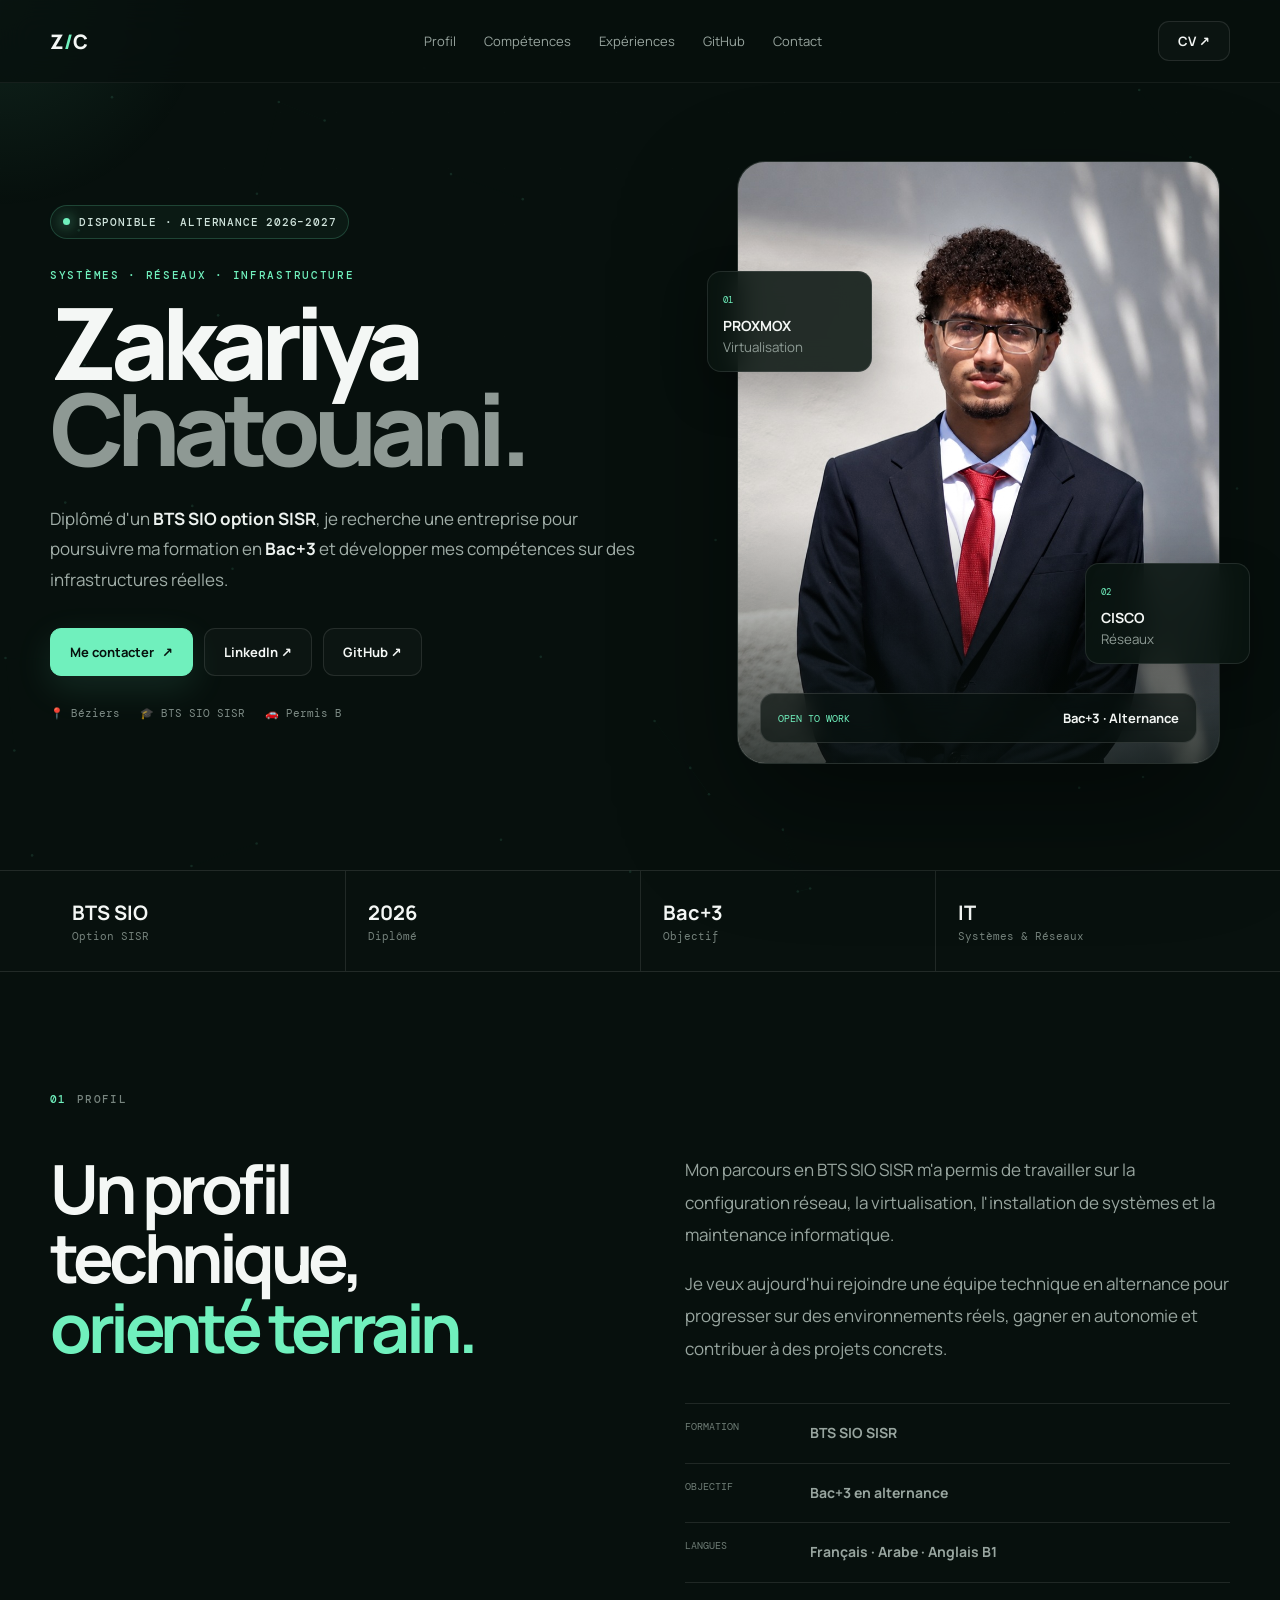
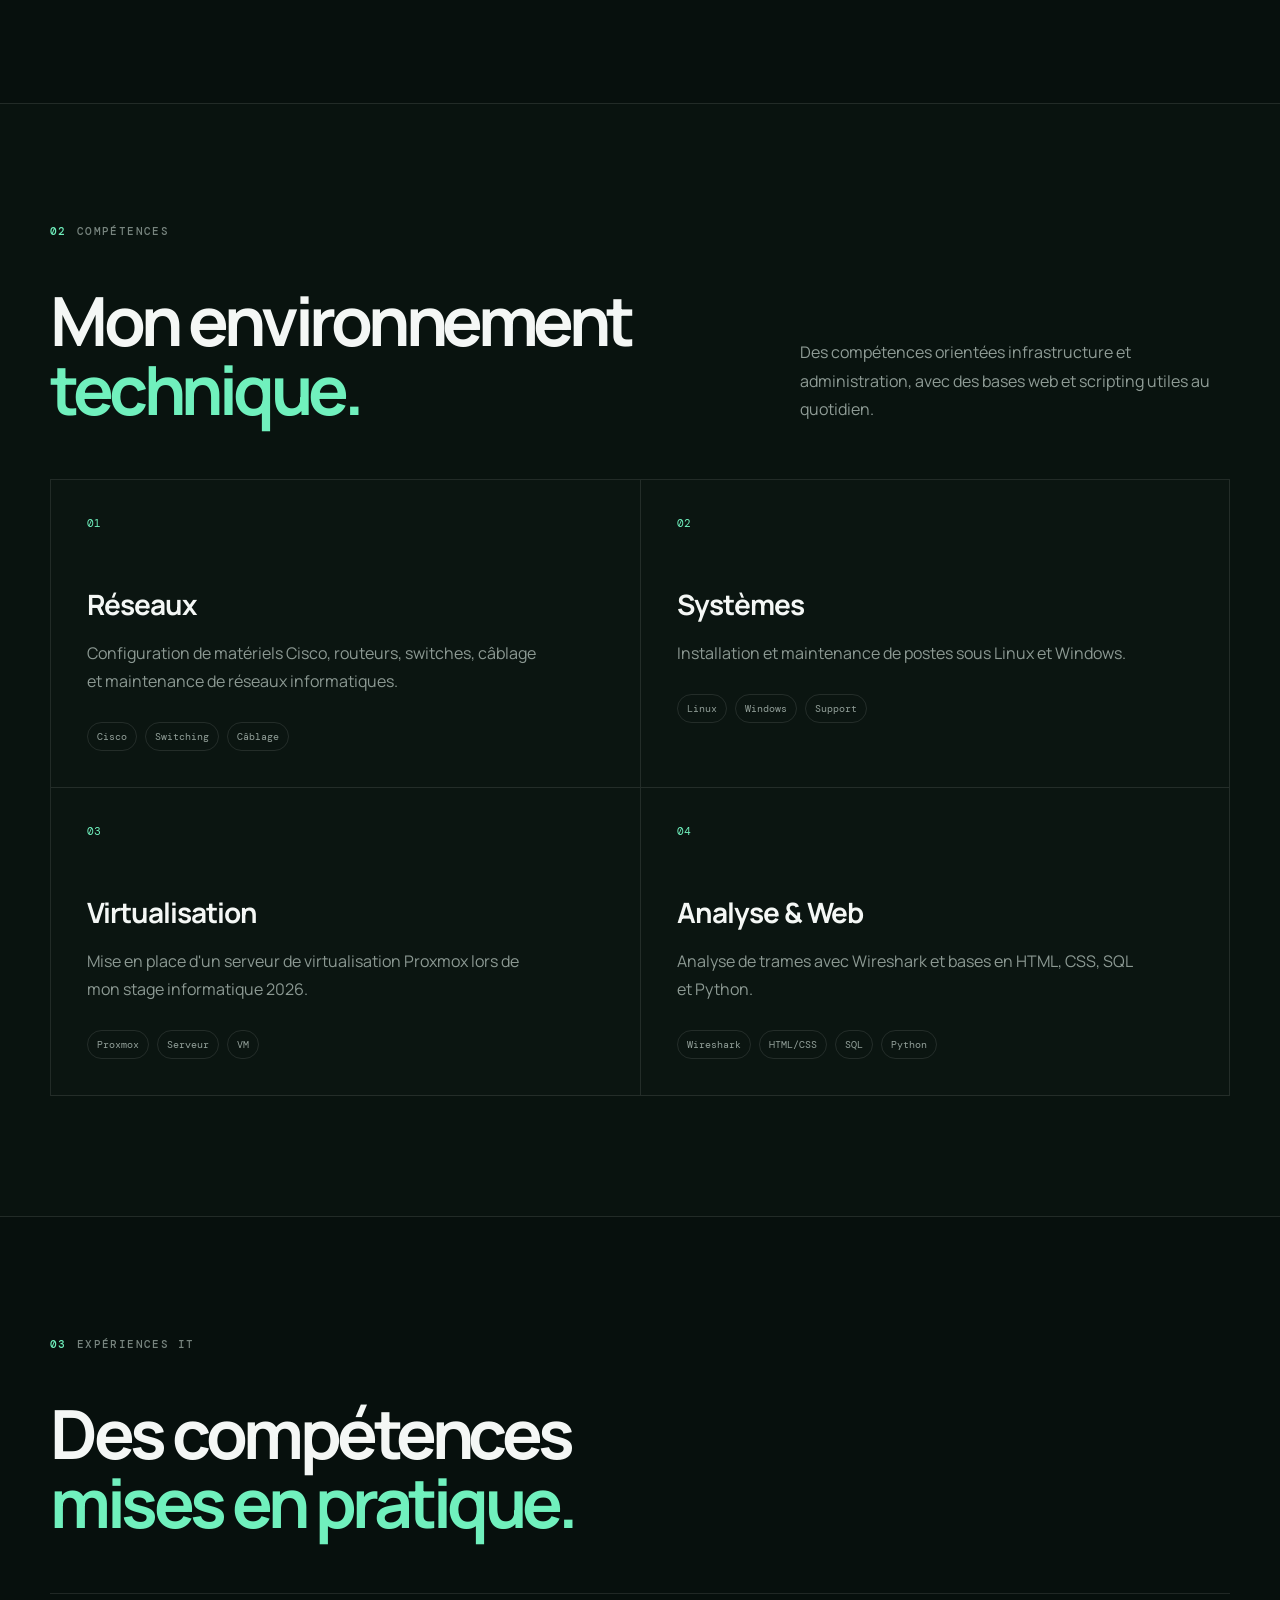
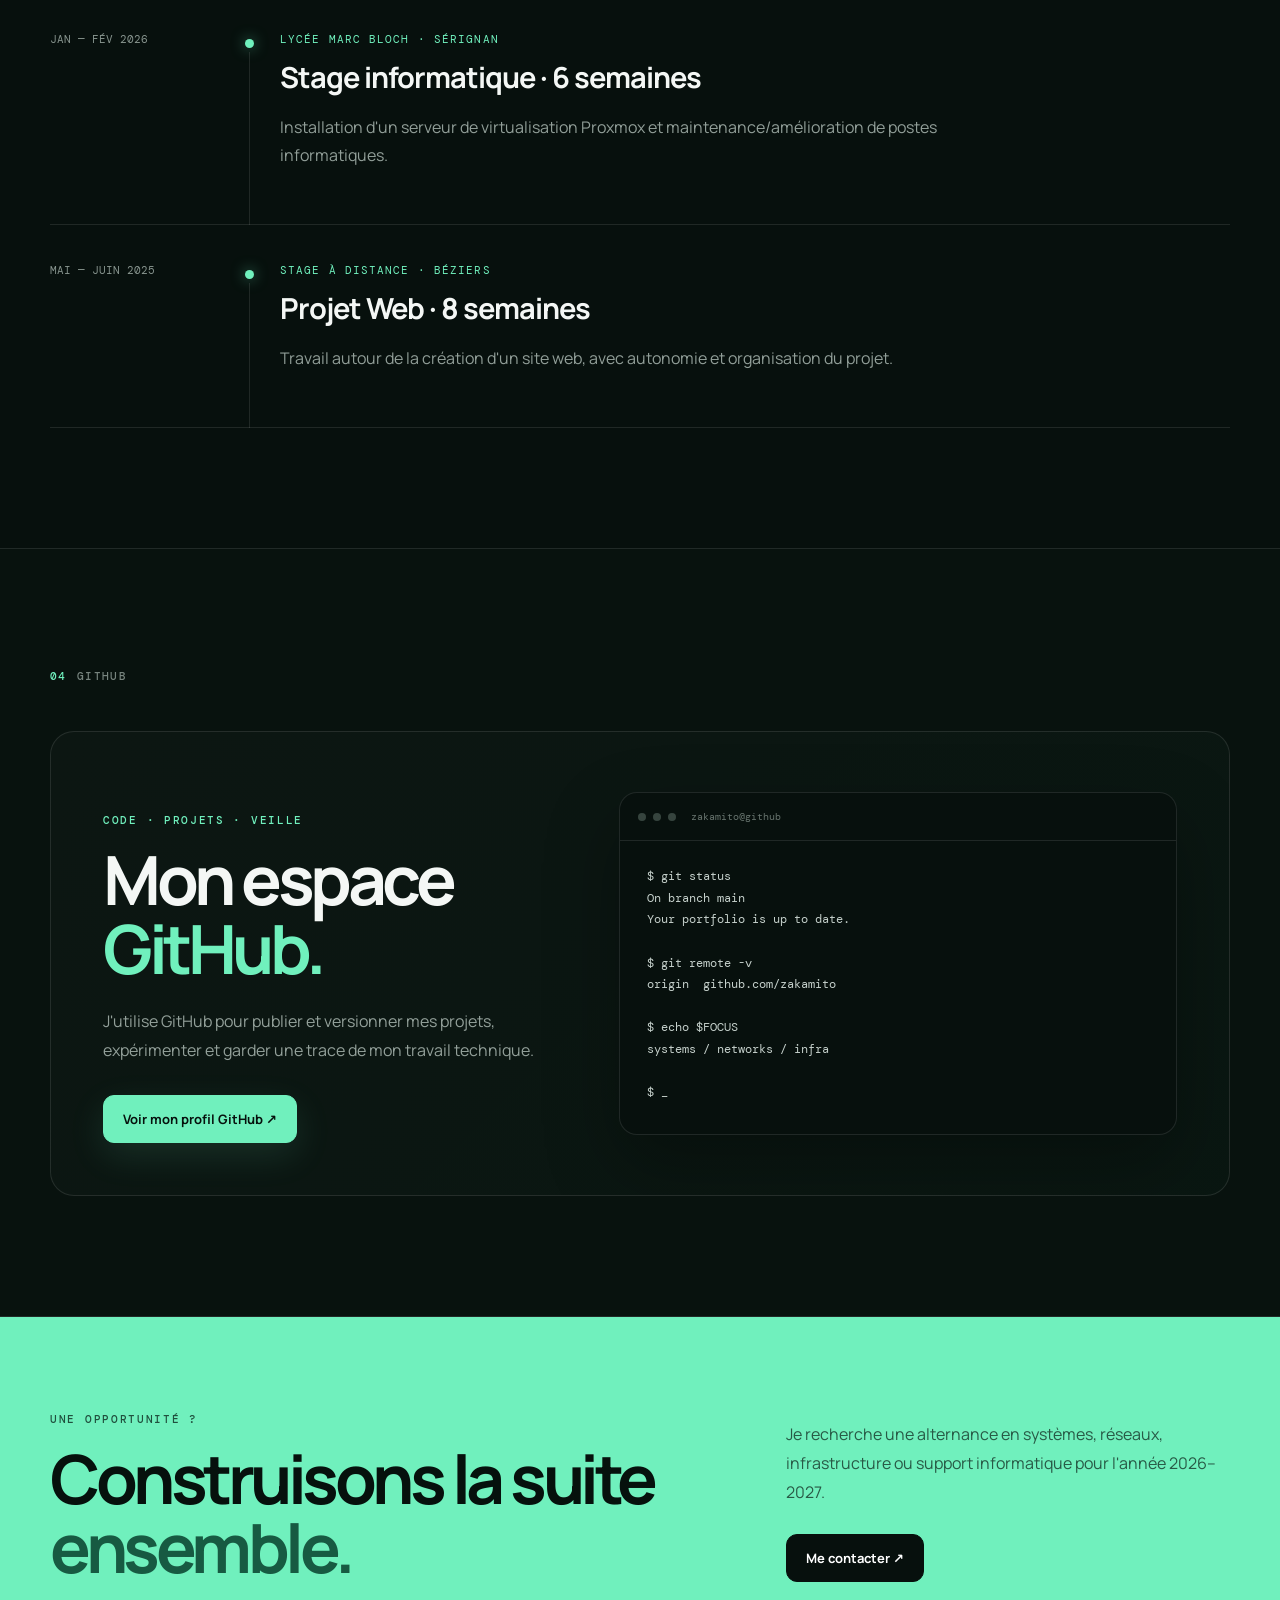
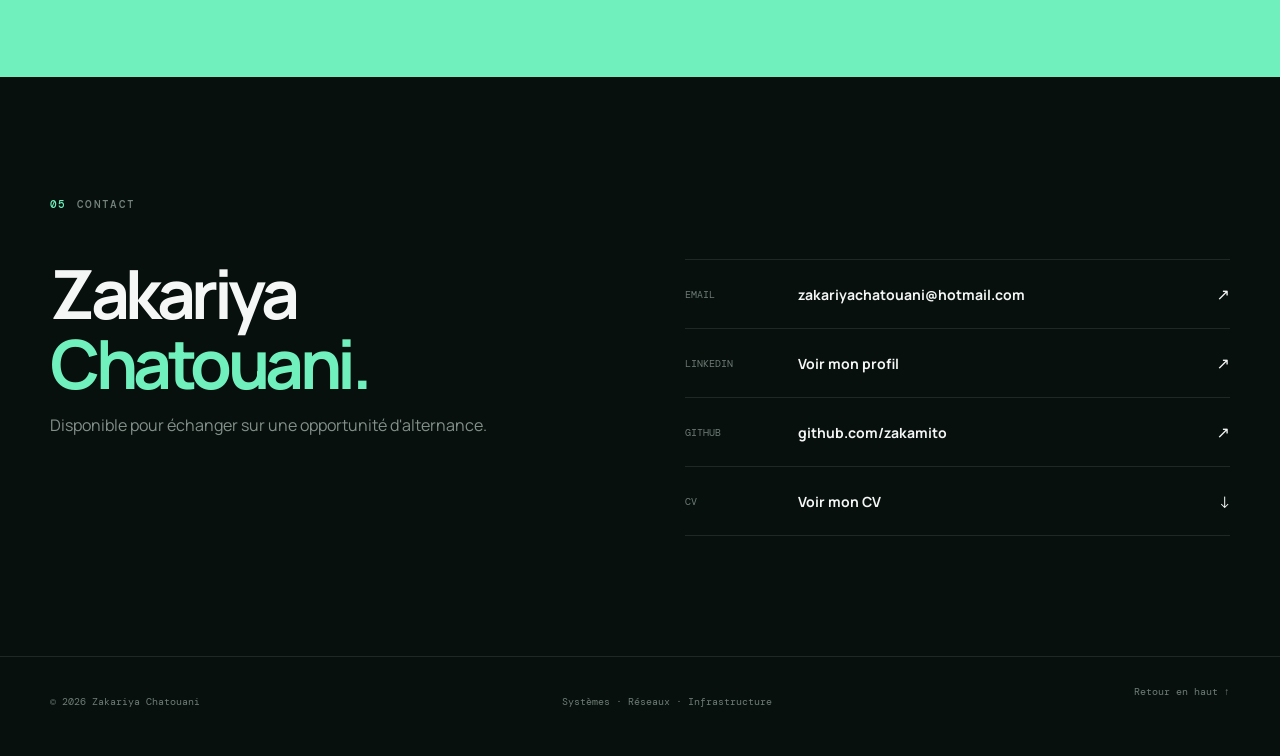
<file: index.html>
<!doctype html>
<html lang="fr">
<head>
  <meta charset="utf-8">
  <meta name="viewport" content="width=device-width,initial-scale=1">
  <title>Zakariya Chatouani — Recherche d'alternance Informatique | Systèmes & Réseaux</title>
  <meta name="description" content="Zakariya Chatouani, diplômé d'un BTS SIO option SISR, recherche une alternance en informatique pour poursuivre en Bac+3. Systèmes, réseaux, Cisco, Proxmox, Linux, Windows et Wireshark.">
  <meta name="author" content="Zakariya Chatouani">
  <meta name="robots" content="index,follow,max-image-preview:large,max-snippet:-1,max-video-preview:-1">
  <meta name="theme-color" content="#07100d">

  <link rel="canonical" href="https://zakamito.github.io/zakariya-chatouani/">
  <link rel="alternate" hreflang="fr" href="https://zakamito.github.io/zakariya-chatouani/">
  <link rel="icon" href="favicon.svg" type="image/svg+xml">
  <link rel="manifest" href="site.webmanifest">

  <meta property="og:type" content="profile">
  <meta property="og:locale" content="fr_FR">
  <meta property="og:site_name" content="Zakariya Chatouani">
  <meta property="og:title" content="Zakariya Chatouani — Recherche d'alternance Informatique">
  <meta property="og:description" content="BTS SIO SISR — Systèmes, Réseaux, Cisco, Proxmox, Linux, Windows et Wireshark.">
  <meta property="og:url" content="https://zakamito.github.io/zakariya-chatouani/">
  <meta property="og:image" content="https://zakamito.github.io/zakariya-chatouani/og-image.jpg">
  <meta property="profile:first_name" content="Zakariya">
  <meta property="profile:last_name" content="Chatouani">

  <meta name="twitter:card" content="summary_large_image">
  <meta name="twitter:title" content="Zakariya Chatouani — Alternance Informatique">
  <meta name="twitter:description" content="Diplômé BTS SIO SISR, à la recherche d'une alternance en systèmes et réseaux.">
  <meta name="twitter:image" content="https://zakamito.github.io/zakariya-chatouani/og-image.jpg">

  <script type="application/ld+json">
  {
    "@context":"https://schema.org",
    "@type":"Person",
    "@id":"https://zakamito.github.io/zakariya-chatouani/#zakariya-chatouani",
    "name":"Zakariya Chatouani",
    "givenName":"Zakariya",
    "familyName":"Chatouani",
    "url":"https://zakamito.github.io/zakariya-chatouani/",
    "image":"https://zakamito.github.io/zakariya-chatouani/zakariya-chatouani-square.jpg",
    "sameAs":["https://www.linkedin.com/in/zakariya-chatouani-8b5805296/","https://github.com/zakamito"],
    "email":"mailto:zakariyachatouani@hotmail.com",
    "jobTitle":"Candidat en alternance — Systèmes et Réseaux",
    "description":"Diplômé d'un BTS SIO option SISR, à la recherche d'une alternance en informatique pour poursuivre en Bac+3.",
    "knowsAbout":[
      "Administration systèmes","Réseaux informatiques","Cisco","Proxmox","Linux",
      "Windows","Wireshark","HTML","CSS","SQL","Python"
    ]
  }
  </script>

  <link rel="preconnect" href="https://fonts.googleapis.com">
  <link rel="preconnect" href="https://fonts.gstatic.com" crossorigin>
  <link href="https://fonts.googleapis.com/css2?family=DM+Mono:wght@400;500&family=Manrope:wght@400;500;600;700;800&display=swap" rel="stylesheet">
  <link rel="stylesheet" href="style.css">
</head>
<body>
  <a class="skip" href="#main">Aller au contenu</a>
  <div class="bg-grid"></div>
  <canvas id="network-bg" aria-hidden="true"></canvas>
  <div class="cursor-glow" aria-hidden="true"></div>

  <header class="site-header">
    <div class="wrap nav">
      <a class="logo" href="#top" aria-label="Accueil Zakariya Chatouani">Z<span>/</span>C</a>
      <nav aria-label="Navigation">
        <a href="#profil">Profil</a>
        <a href="#competences">Compétences</a>
        <a href="#experience">Expériences</a>
        <a href="#github">GitHub</a>
        <a href="#contact">Contact</a>
      </nav>
      <a class="btn btn-small btn-ghost" href="CV-Zakariya-Chatouani.pdf" target="_blank" rel="noopener">CV ↗</a>
    </div>
  </header>

  <main id="main">
    <section id="top" class="hero wrap">
      <div class="hero-copy reveal">
        <div class="status"><span></span> DISPONIBLE · ALTERNANCE 2026–2027</div>
        <p class="kicker">SYSTÈMES · RÉSEAUX · INFRASTRUCTURE</p>
        <h1>Zakariya<br><span>Chatouani.</span></h1>
        <p class="intro">
          Diplômé d'un <strong>BTS SIO option SISR</strong>, je recherche une entreprise pour poursuivre ma formation en <strong>Bac+3</strong> et développer mes compétences sur des infrastructures réelles.
        </p>
        <div class="hero-actions">
          <a class="btn btn-primary" href="mailto:zakariyachatouani@hotmail.com?subject=Opportunité%20d'alternance%20-%20Zakariya%20Chatouani">Me contacter <span>↗</span></a>
          <a class="btn btn-ghost" href="https://www.linkedin.com/in/zakariya-chatouani-8b5805296/" target="_blank" rel="noopener">LinkedIn ↗</a>
          <a class="btn btn-ghost" href="https://github.com/zakamito" target="_blank" rel="noopener">GitHub ↗</a>
        </div>
        <div class="mini-meta">
          <span>📍 Béziers</span><span>🎓 BTS SIO SISR</span><span>🚗 Permis B</span>
        </div>
      </div>

      <div class="portrait-side reveal">
        <div class="portrait-frame">
          <img src="zakariya-chatouani.jpg" alt="Portrait professionnel de Zakariya Chatouani" width="900" height="1100">
          <div class="portrait-overlay"></div>
          <div class="portrait-tag">
            <span>OPEN TO WORK</span>
            <strong>Bac+3 · Alternance</strong>
          </div>
        </div>
        <div class="tech-card card-a"><span>01</span><b>PROXMOX</b><small>Virtualisation</small></div>
        <div class="tech-card card-b"><span>02</span><b>CISCO</b><small>Réseaux</small></div>
      </div>
    </section>

    <section class="trustbar">
      <div class="wrap trustgrid">
        <div><strong>BTS SIO</strong><span>Option SISR</span></div>
        <div><strong>2026</strong><span>Diplômé</span></div>
        <div><strong>Bac+3</strong><span>Objectif</span></div>
        <div><strong>IT</strong><span>Systèmes & Réseaux</span></div>
      </div>
    </section>

    <section id="profil" class="section wrap">
      <div class="section-label reveal"><span>01</span> PROFIL</div>
      <div class="two-cols">
        <div class="reveal"><h2>Un profil technique,<br><em>orienté terrain.</em></h2></div>
        <div class="body-copy reveal">
          <p>Mon parcours en BTS SIO SISR m'a permis de travailler sur la configuration réseau, la virtualisation, l'installation de systèmes et la maintenance informatique.</p>
          <p>Je veux aujourd'hui rejoindre une équipe technique en alternance pour progresser sur des environnements réels, gagner en autonomie et contribuer à des projets concrets.</p>
          <div class="quickfacts">
            <div><span>Formation</span><strong>BTS SIO SISR</strong></div>
            <div><span>Objectif</span><strong>Bac+3 en alternance</strong></div>
            <div><span>Langues</span><strong>Français · Arabe · Anglais B1</strong></div>
          </div>
        </div>
      </div>
    </section>

    <section id="competences" class="section section-dark">
      <div class="wrap">
        <div class="section-label reveal"><span>02</span> COMPÉTENCES</div>
        <div class="section-head reveal">
          <h2>Mon environnement<br><em>technique.</em></h2>
          <p>Des compétences orientées infrastructure et administration, avec des bases web et scripting utiles au quotidien.</p>
        </div>
        <div class="skills-grid">
          <article class="skill-card reveal"><div class="num">01</div><h3>Réseaux</h3><p>Configuration de matériels Cisco, routeurs, switches, câblage et maintenance de réseaux informatiques.</p><div class="tags"><span>Cisco</span><span>Switching</span><span>Câblage</span></div></article>
          <article class="skill-card reveal"><div class="num">02</div><h3>Systèmes</h3><p>Installation et maintenance de postes sous Linux et Windows.</p><div class="tags"><span>Linux</span><span>Windows</span><span>Support</span></div></article>
          <article class="skill-card reveal"><div class="num">03</div><h3>Virtualisation</h3><p>Mise en place d'un serveur de virtualisation Proxmox lors de mon stage informatique 2026.</p><div class="tags"><span>Proxmox</span><span>Serveur</span><span>VM</span></div></article>
          <article class="skill-card reveal"><div class="num">04</div><h3>Analyse & Web</h3><p>Analyse de trames avec Wireshark et bases en HTML, CSS, SQL et Python.</p><div class="tags"><span>Wireshark</span><span>HTML/CSS</span><span>SQL</span><span>Python</span></div></article>
        </div>
      </div>
    </section>

    <section id="experience" class="section wrap">
      <div class="section-label reveal"><span>03</span> EXPÉRIENCES IT</div>
      <div class="section-head reveal">
        <h2>Des compétences<br><em>mises en pratique.</em></h2>
      </div>
      <div class="timeline">
        <article class="xp reveal">
          <div class="xp-date">JAN — FÉV 2026</div>
          <div class="xp-dot"></div>
          <div class="xp-content"><p class="xp-company">LYCÉE MARC BLOCH · SÉRIGNAN</p><h3>Stage informatique · 6 semaines</h3><p>Installation d'un serveur de virtualisation Proxmox et maintenance/amélioration de postes informatiques.</p></div>
        </article>
        <article class="xp reveal">
          <div class="xp-date">MAI — JUIN 2025</div>
          <div class="xp-dot"></div>
          <div class="xp-content"><p class="xp-company">STAGE À DISTANCE · BÉZIERS</p><h3>Projet Web · 8 semaines</h3><p>Travail autour de la création d'un site web, avec autonomie et organisation du projet.</p></div>
        </article>
      </div>
    </section>

    <section id="github" class="section github-section">
      <div class="wrap">
        <div class="section-label reveal"><span>04</span> GITHUB</div>
        <div class="github-card reveal">
          <div class="github-copy">
            <p class="kicker">CODE · PROJETS · VEILLE</p>
            <h2>Mon espace<br><em>GitHub.</em></h2>
            <p>J'utilise GitHub pour publier et versionner mes projets, expérimenter et garder une trace de mon travail technique.</p>
            <a class="btn btn-primary" href="https://github.com/zakamito" target="_blank" rel="noopener">Voir mon profil GitHub ↗</a>
          </div>
          <div class="github-terminal">
            <div class="terminal-head"><span></span><span></span><span></span><b>zakamito@github</b></div>
            <pre><code>$ git status
On branch main
Your portfolio is up to date.

$ git remote -v
origin  github.com/zakamito

$ echo $FOCUS
systems / networks / infra

$ _</code></pre>
          </div>
        </div>
      </div>
    </section>

    <section class="cta-section">
      <div class="wrap cta reveal">
        <div><p class="kicker">UNE OPPORTUNITÉ ?</p><h2>Construisons la suite<br><em>ensemble.</em></h2></div>
        <div class="cta-right"><p>Je recherche une alternance en systèmes, réseaux, infrastructure ou support informatique pour l'année 2026–2027.</p><a class="btn btn-dark" href="mailto:zakariyachatouani@hotmail.com?subject=Opportunité%20d'alternance%20-%20Zakariya%20Chatouani">Me contacter ↗</a></div>
      </div>
    </section>

    <section id="contact" class="contact wrap">
      <div class="section-label reveal"><span>05</span> CONTACT</div>
      <div class="contact-grid">
        <div class="reveal"><h2>Zakariya<br><em>Chatouani.</em></h2><p>Disponible pour échanger sur une opportunité d'alternance.</p></div>
        <div class="contact-links reveal">
          <a href="mailto:zakariyachatouani@hotmail.com"><span>Email</span><strong>zakariyachatouani@hotmail.com</strong><b>↗</b></a>
          <a href="https://www.linkedin.com/in/zakariya-chatouani-8b5805296/" target="_blank" rel="noopener"><span>LinkedIn</span><strong>Voir mon profil</strong><b>↗</b></a>
          <a href="https://github.com/zakamito" target="_blank" rel="noopener"><span>GitHub</span><strong>github.com/zakamito</strong><b>↗</b></a>
          <a href="CV-Zakariya-Chatouani.pdf" target="_blank" rel="noopener"><span>CV</span><strong>Voir mon CV</strong><b>↓</b></a>
        </div>
      </div>
    </section>
  </main>

  <footer>
    <div class="wrap footer-inner">
      <p>© 2026 Zakariya Chatouani</p>
      <p>Systèmes · Réseaux · Infrastructure</p>
      <a href="#top">Retour en haut ↑</a>
    </div>
  </footer>

  <script src="script.js"></script>
</body>
</html>
</file>
<file: style.css>
:root{--bg:#07100d;--bg2:#0a1511;--panel:#0e1b16;--text:#f4f7f5;--muted:#98a59f;--line:rgba(255,255,255,.10);--accent:#70f0bd;--accent2:#c3ffe7;--sans:"Manrope",system-ui,sans-serif;--mono:"DM Mono",monospace}
*{box-sizing:border-box}html{scroll-behavior:smooth}body{margin:0;background:var(--bg);color:var(--text);font-family:var(--sans);overflow-x:hidden}a{color:inherit}.wrap{width:min(1180px,calc(100% - 48px));margin:auto}.skip{position:absolute;left:-9999px}.skip:focus{left:20px;top:20px;z-index:999;background:var(--accent);color:#07100d;padding:10px 14px;border-radius:8px}.bg-grid{position:fixed;inset:0;z-index:-3;pointer-events:none;opacity:.23;background-image:linear-gradient(rgba(255,255,255,.035) 1px,transparent 1px),linear-gradient(90deg,rgba(255,255,255,.035) 1px,transparent 1px);background-size:56px 56px;mask-image:linear-gradient(to bottom,black,transparent 78%)}#network-bg{position:fixed;inset:0;z-index:-2;width:100%;height:100%;opacity:.36;pointer-events:none}.cursor-glow{position:fixed;width:440px;height:440px;border-radius:50%;pointer-events:none;z-index:-1;background:radial-gradient(circle,rgba(112,240,189,.09),transparent 67%);transform:translate(-50%,-50%)}::selection{background:var(--accent);color:#06110d}
.site-header{position:sticky;top:0;z-index:40;background:rgba(7,16,13,.78);backdrop-filter:blur(18px);border-bottom:1px solid rgba(255,255,255,.06)}.nav{height:82px;display:flex;align-items:center;justify-content:space-between}.logo{text-decoration:none;font-weight:800;font-size:20px}.logo span{color:var(--accent)}.nav nav{display:flex;gap:28px}.nav nav a{text-decoration:none;color:var(--muted);font-size:13px}.nav nav a:hover{color:var(--text)}
.btn{display:inline-flex;align-items:center;justify-content:center;gap:8px;min-height:48px;padding:0 19px;border-radius:11px;text-decoration:none;font-size:13px;font-weight:700;border:1px solid var(--line);transition:.2s}.btn:hover{transform:translateY(-2px)}.btn-primary{background:var(--accent);color:#06110d;border-color:var(--accent);box-shadow:0 12px 36px rgba(112,240,189,.12)}.btn-primary:hover{background:var(--accent2)}.btn-ghost{background:rgba(255,255,255,.025)}.btn-ghost:hover{background:rgba(255,255,255,.06)}.btn-small{min-height:40px}.btn-dark{background:#07100d;color:white;border-color:#07100d}
.hero{min-height:780px;display:grid;grid-template-columns:1.06fr .94fr;gap:68px;align-items:center;padding:58px 0 86px}.status{display:inline-flex;gap:9px;align-items:center;padding:9px 12px;border:1px solid rgba(112,240,189,.2);border-radius:999px;background:rgba(112,240,189,.045);font:500 11px var(--mono);letter-spacing:.8px;color:#d0e4dc}.status span{width:7px;height:7px;border-radius:50%;background:var(--accent);box-shadow:0 0 14px var(--accent)}.kicker{font:500 11px var(--mono);letter-spacing:1.7px;color:var(--accent);margin:29px 0 18px}.hero h1{font-size:clamp(66px,7.8vw,110px);line-height:.86;letter-spacing:-7px;margin:0;font-weight:800}.hero h1 span{color:#8e9994}.intro{max-width:680px;margin:32px 0 0;color:#a1aea8;font-size:17px;line-height:1.8}.intro strong{color:#edf2ef}.hero-actions{display:flex;gap:11px;flex-wrap:wrap;margin-top:33px}.mini-meta{display:flex;gap:20px;flex-wrap:wrap;margin-top:30px;color:#7e8c86;font:11px var(--mono)}
.portrait-side{position:relative;padding:20px 10px 20px 30px}.portrait-frame{position:relative;overflow:hidden;border-radius:28px;border:1px solid var(--line);background:#0e1915;box-shadow:0 50px 120px rgba(0,0,0,.45);aspect-ratio:4/5}.portrait-frame img{width:100%;height:100%;object-fit:cover;object-position:center 35%;display:block;filter:saturate(.94) contrast(1.02)}.portrait-overlay{position:absolute;inset:0;background:linear-gradient(to top,rgba(7,16,13,.78),transparent 42%)}.portrait-tag{position:absolute;left:22px;right:22px;bottom:20px;padding:15px 17px;border-radius:14px;border:1px solid rgba(255,255,255,.12);background:rgba(7,16,13,.65);backdrop-filter:blur(12px);display:flex;justify-content:space-between;align-items:center;gap:12px}.portrait-tag span{font:10px var(--mono);color:var(--accent)}.portrait-tag strong{font-size:13px}.tech-card{position:absolute;z-index:4;width:165px;padding:14px 15px;background:rgba(10,21,17,.88);backdrop-filter:blur(14px);border:1px solid var(--line);border-radius:14px;box-shadow:0 20px 45px rgba(0,0,0,.28)}.tech-card span{font:9px var(--mono);color:var(--accent)}.tech-card b{display:block;margin-top:8px;font-size:14px}.tech-card small{color:#8e9b95}.card-a{left:0;top:130px}.card-b{right:-20px;bottom:120px}
.trustbar{border-block:1px solid var(--line);background:rgba(255,255,255,.008)}.trustgrid{display:grid;grid-template-columns:repeat(4,1fr)}.trustgrid div{padding:28px 22px;border-left:1px solid var(--line)}.trustgrid div:first-child{border-left:0}.trustgrid strong{display:block;font-size:20px}.trustgrid span{display:block;margin-top:3px;color:#75827c;font:11px var(--mono)}
.section{padding:120px 0}.section-dark{background:#09130f;border-block:1px solid var(--line)}.section-label{display:flex;align-items:center;gap:10px;margin-bottom:48px;color:#77847e;font:500 11px var(--mono);letter-spacing:1.4px}.section-label span{color:var(--accent)}.two-cols{display:grid;grid-template-columns:1fr 1fr;gap:90px}h2{margin:0;font-size:clamp(48px,5.3vw,76px);line-height:1.02;letter-spacing:-4.5px}h2 em{font-style:normal;color:var(--accent)}.body-copy{color:#98a59f;font-size:17px;line-height:1.9}.body-copy p:first-child{margin-top:0}.quickfacts{margin-top:38px;border-top:1px solid var(--line)}.quickfacts div{display:grid;grid-template-columns:125px 1fr;padding:16px 0;border-bottom:1px solid var(--line)}.quickfacts span{font:10px var(--mono);color:#6f7d76;text-transform:uppercase}.quickfacts strong{font-size:14px}
.section-head{display:flex;justify-content:space-between;align-items:flex-end;gap:50px;margin-bottom:55px}.section-head>p{max-width:430px;color:#8f9c96;line-height:1.8;margin:0}.skills-grid{display:grid;grid-template-columns:1fr 1fr;border-top:1px solid var(--line);border-left:1px solid var(--line)}.skill-card{position:relative;padding:36px;min-height:300px;border-right:1px solid var(--line);border-bottom:1px solid var(--line);background:rgba(255,255,255,.008);transition:.25s}.skill-card:hover{background:rgba(112,240,189,.035)}.num{font:11px var(--mono);color:var(--accent)}.skill-card h3{font-size:28px;margin:55px 0 14px;letter-spacing:-1px}.skill-card p{color:#8c9993;line-height:1.75;max-width:460px}.tags{display:flex;gap:8px;flex-wrap:wrap;margin-top:27px}.tags span{font:10px var(--mono);padding:7px 9px;border-radius:999px;border:1px solid var(--line);color:#93a09a}
.timeline{border-top:1px solid var(--line)}.xp{display:grid;grid-template-columns:180px 34px 1fr;gap:8px;padding:38px 0;border-bottom:1px solid var(--line)}.xp-date{font:11px var(--mono);color:#87948e}.xp-dot{position:relative}.xp-dot::before{content:"";position:absolute;left:7px;top:7px;width:9px;height:9px;border-radius:50%;background:var(--accent);box-shadow:0 0 14px rgba(112,240,189,.55)}.xp-dot::after{content:"";position:absolute;left:11px;top:20px;bottom:-39px;width:1px;background:var(--line)}.xp-company{font:11px var(--mono);letter-spacing:1.1px;color:var(--accent);margin:0 0 11px}.xp h3{font-size:29px;letter-spacing:-1px;margin:0 0 14px}.xp-content>p:last-child{color:#919e98;line-height:1.8;max-width:720px}
.github-section{background:#08120e;border-block:1px solid var(--line)}.github-card{display:grid;grid-template-columns:.9fr 1.1fr;gap:60px;align-items:center;border:1px solid var(--line);border-radius:24px;padding:52px;background:linear-gradient(135deg,rgba(255,255,255,.02),rgba(112,240,189,.025));overflow:hidden}.github-copy>p:not(.kicker){color:#93a09a;line-height:1.8;max-width:480px;margin:24px 0 30px}.github-terminal{border:1px solid var(--line);border-radius:18px;overflow:hidden;background:#07100d;box-shadow:0 30px 75px rgba(0,0,0,.3)}.terminal-head{height:48px;border-bottom:1px solid var(--line);display:flex;align-items:center;gap:7px;padding:0 18px}.terminal-head span{width:8px;height:8px;border-radius:50%;background:#36443e}.terminal-head b{margin-left:8px;color:#68756f;font:10px var(--mono)}.github-terminal pre{margin:0;padding:25px 27px 30px;white-space:pre-wrap;color:#c5d0cb;font:12px/1.8 var(--mono)}.github-terminal code{font-family:inherit}
.cta-section{padding:95px 0;background:var(--accent);color:#06110d}.cta{display:grid;grid-template-columns:1.2fr .8fr;gap:70px;align-items:end}.cta .kicker{color:#20503e;margin-top:0}.cta h2 em{color:#175a42}.cta-right p{color:#285a46;line-height:1.8;margin:0 0 28px}
.contact{padding:120px 0}.contact-grid{display:grid;grid-template-columns:1fr 1fr;gap:90px}.contact-grid>div:first-child>p{color:#83908a}.contact-links{border-top:1px solid var(--line)}.contact-links a{display:grid;grid-template-columns:95px 1fr auto;align-items:center;gap:18px;padding:23px 0;border-bottom:1px solid var(--line);text-decoration:none;transition:.2s}.contact-links a:hover{padding-left:10px;color:var(--accent)}.contact-links span{font:10px var(--mono);color:#6d7a74;text-transform:uppercase}.contact-links strong{font-size:14px}.contact-links b{font-weight:400}
footer{border-top:1px solid var(--line);padding:28px 0 38px;color:#6e7b75}.footer-inner{display:flex;justify-content:space-between;gap:20px;font:10px var(--mono)}.footer-inner a{text-decoration:none}.reveal{opacity:0;transform:translateY(22px);transition:opacity .72s ease,transform .72s ease}.reveal.visible{opacity:1;transform:none}
@media(prefers-reduced-motion:reduce){*{scroll-behavior:auto!important;animation:none!important;transition:none!important}.reveal{opacity:1;transform:none}}
@media(max-width:900px){.nav nav{display:none}.hero{grid-template-columns:1fr;min-height:auto;padding-top:85px}.portrait-side{max-width:620px;margin:auto;width:100%}.two-cols,.contact-grid,.cta,.github-card{grid-template-columns:1fr}.skills-grid{grid-template-columns:1fr}.section-head{display:block}.section-head>p{margin-top:24px}.trustgrid{grid-template-columns:1fr 1fr}.card-a{left:0}.card-b{right:0}}
@media(max-width:620px){.wrap{width:min(100% - 30px,1180px)}.nav{height:70px}.nav .btn{display:none}.hero{padding:70px 0}.hero h1{font-size:62px;letter-spacing:-4px}.intro{font-size:15px}.portrait-side{padding:0}.tech-card{display:none}.portrait-tag{left:12px;right:12px;bottom:12px}.trustgrid div{padding:22px 12px}.section{padding:84px 0}h2{font-size:46px;letter-spacing:-3px}.skills-grid{border-left:0}.skill-card{padding:28px 0;border-right:0}.xp{grid-template-columns:1fr;gap:10px}.xp-dot{display:none}.github-card{padding:28px}.quickfacts div{grid-template-columns:1fr;gap:6px}.footer-inner{flex-direction:column}}
</file>
